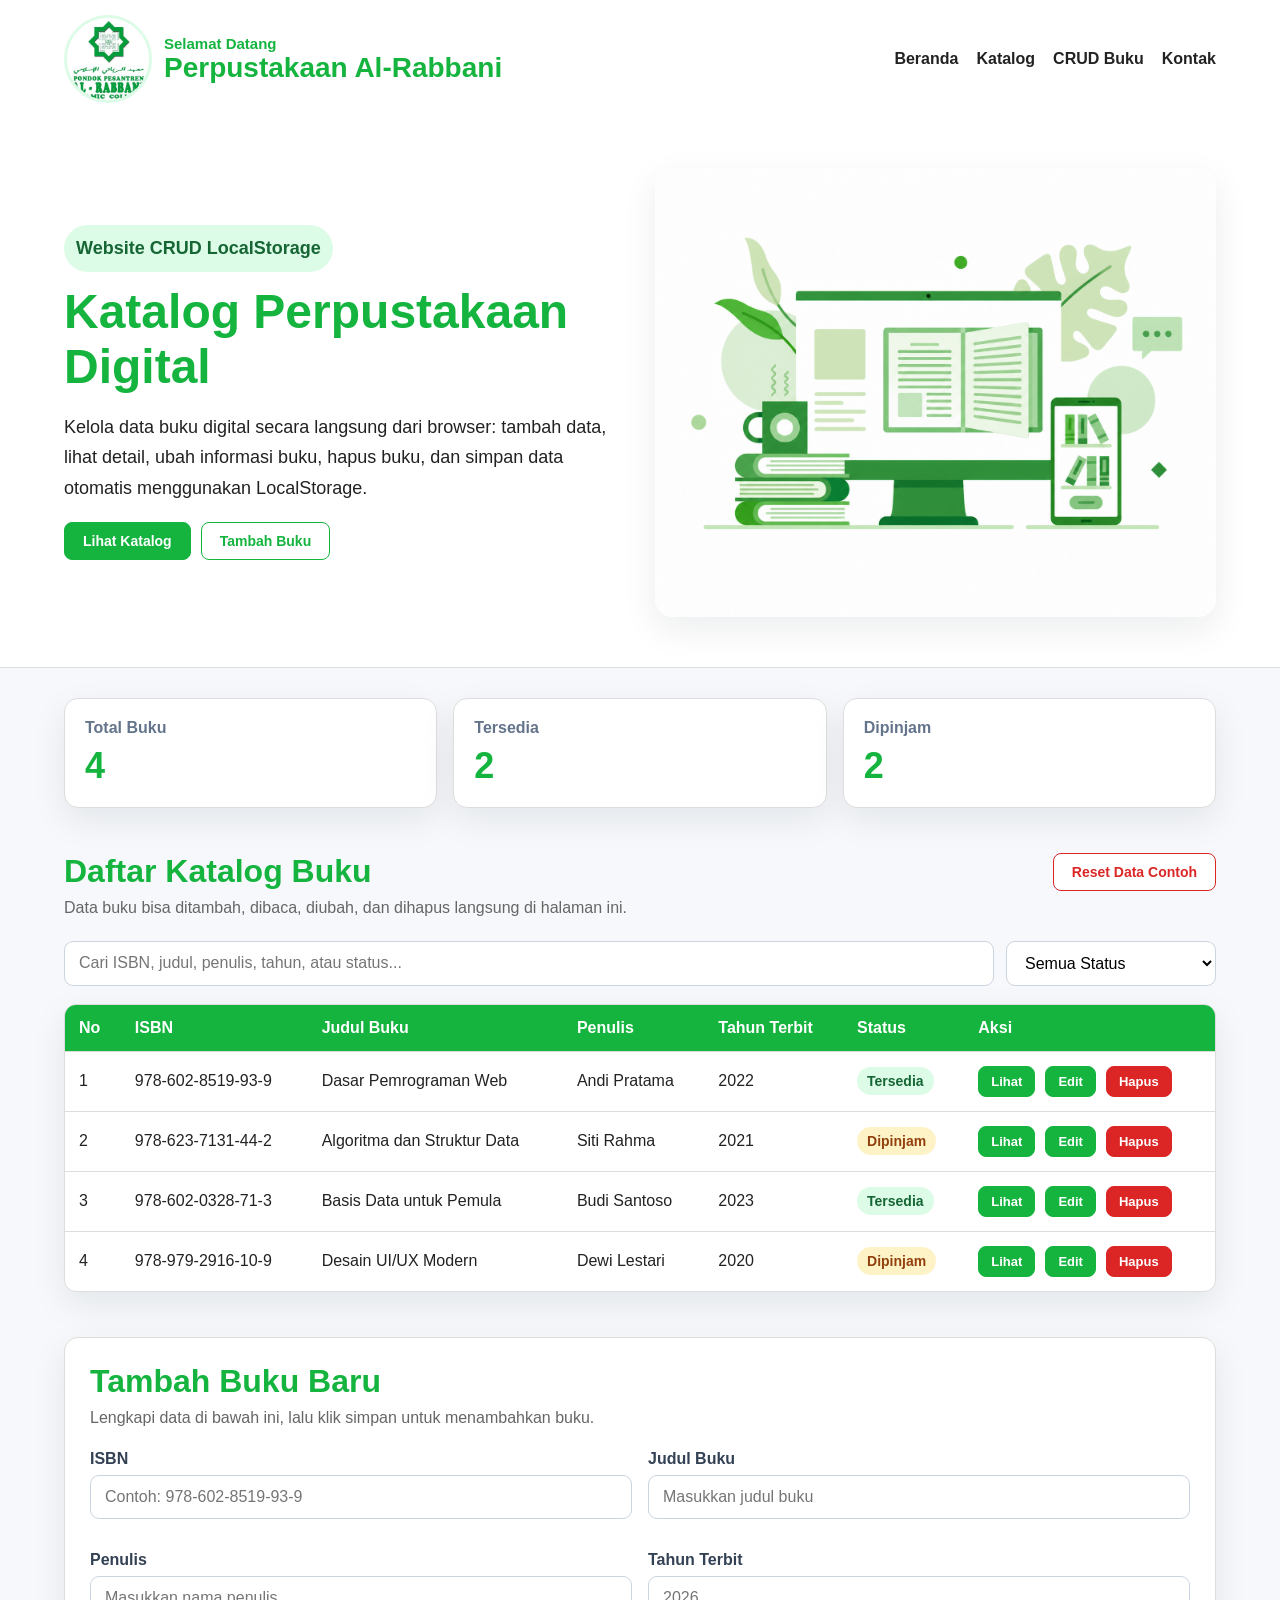
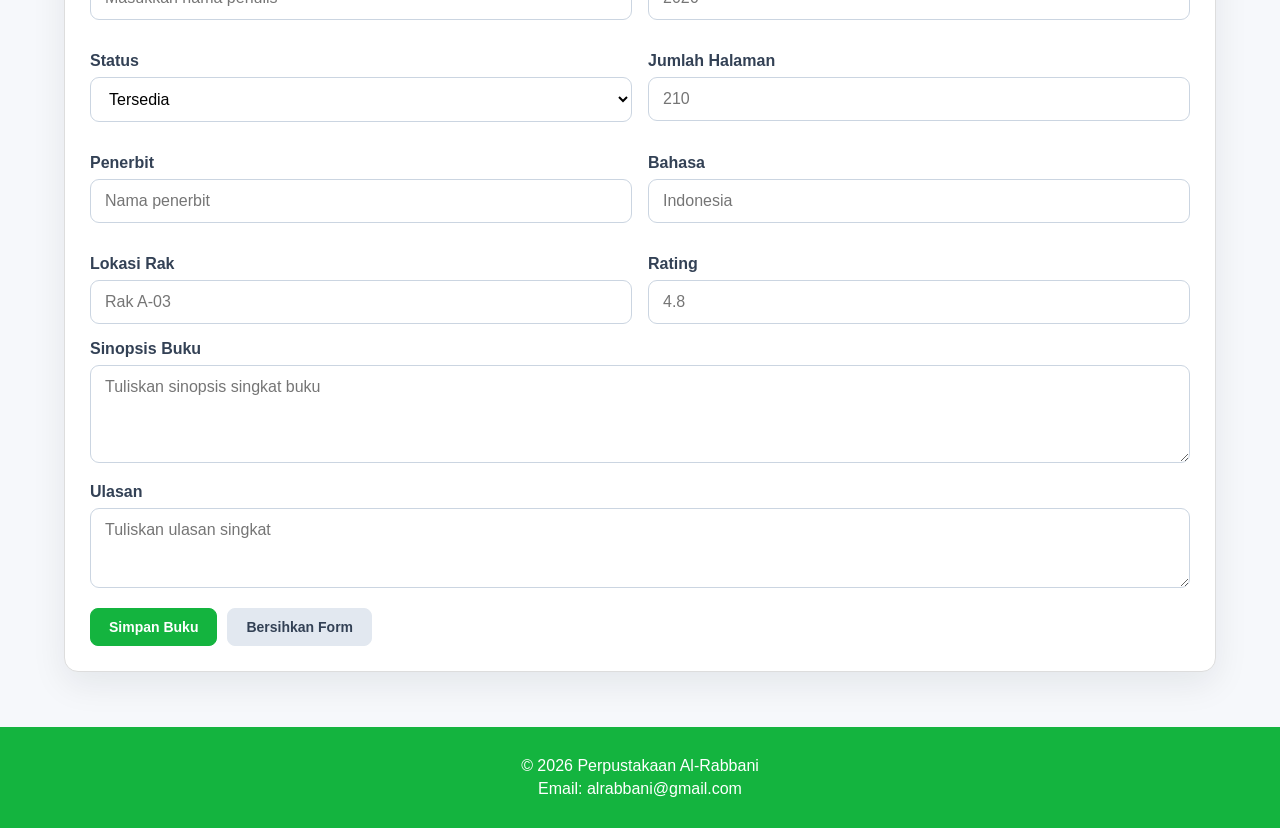
<file: index.html>
<!doctype html>
<html lang="id">
  <head>
    <meta charset="UTF-8" />
    <meta name="viewport" content="width=device-width, initial-scale=1.0" />
    <title>Perpustakaan Al-Rabbani CRUD</title>
    <link rel="stylesheet" href="assets/css/style.css" />
  </head>
  <body>
    <header>
      <nav class="navbar">
        <div class="logo">
          <img src="assets/img/login.jpg" alt="Logo Perpustakaan Al-Rabbani" />
          <div class="text-logo">
            <span>Selamat Datang</span>
            <h1>Perpustakaan Al-Rabbani</h1>
          </div>
        </div>
        <ul>
          <li><a href="#beranda">Beranda</a></li>
          <li><a href="#katalog">Katalog</a></li>
          <li><a href="#form-buku">CRUD Buku</a></li>
          <li><a href="#kontak">Kontak</a></li>
        </ul>
      </nav>

      <section class="hero" id="beranda">
        <div class="hero-text">
          <p class="label">Website CRUD LocalStorage</p>
          <h1>Katalog Perpustakaan Digital</h1>
          <p>
            Kelola data buku digital secara langsung dari browser: tambah data,
            lihat detail, ubah informasi buku, hapus buku, dan simpan data
            otomatis menggunakan LocalStorage.
          </p>
          <div class="hero-actions">
            <a href="#katalog" class="btn">Lihat Katalog</a>
            <a href="#form-buku" class="btn outline">Tambah Buku</a>
          </div>
        </div>
        <img
          src="assets/img/perpusmodern.png"
          alt="Ilustrasi katalog perpustakaan digital"
        />
      </section>
    </header>

    <main>
      <section class="dashboard" aria-label="Ringkasan katalog">
        <article class="stat-card">
          <span>Total Buku</span>
          <strong id="totalBuku">0</strong>
        </article>
        <article class="stat-card">
          <span>Tersedia</span>
          <strong id="totalTersedia">0</strong>
        </article>
        <article class="stat-card">
          <span>Dipinjam</span>
          <strong id="totalDipinjam">0</strong>
        </article>
      </section>

      <section class="katalog" id="katalog">
        <div class="section-heading">
          <div>
            <h2>Daftar Katalog Buku</h2>
            <p class="subtitle">
              Data buku bisa ditambah, dibaca, diubah, dan dihapus langsung di halaman ini.
            </p>
          </div>
          <button type="button" class="btn danger-outline" id="resetDataBtn">
            Reset Data Contoh
          </button>
        </div>

        <div class="toolbar">
          <label for="searchInput" class="sr-only">Cari buku</label>
          <input
            type="search"
            id="searchInput"
            placeholder="Cari ISBN, judul, penulis, tahun, atau status..."
          />
          <select id="filterStatus" aria-label="Filter status buku">
            <option value="semua">Semua Status</option>
            <option value="Tersedia">Tersedia</option>
            <option value="Dipinjam">Dipinjam</option>
          </select>
        </div>

        <div class="table-box">
          <table>
            <thead>
              <tr>
                <th>No</th>
                <th>ISBN</th>
                <th>Judul Buku</th>
                <th>Penulis</th>
                <th>Tahun Terbit</th>
                <th>Status</th>
                <th>Aksi</th>
              </tr>
            </thead>
            <tbody id="bookTableBody"></tbody>
          </table>
          <p id="emptyState" class="empty-state" hidden>
            Data buku belum ada atau tidak sesuai dengan pencarian.
          </p>
        </div>
      </section>

      <section class="form-section" id="form-buku">
        <div class="form-card">
          <div class="section-heading compact">
            <div>
              <h2 id="formTitle">Tambah Buku Baru</h2>
              <p class="subtitle">
                Lengkapi data di bawah ini, lalu klik simpan untuk menambahkan buku.
              </p>
            </div>
            <button type="button" class="btn outline hidden" id="cancelEditBtn">
              Batal Edit
            </button>
          </div>

          <form id="bookForm" autocomplete="off">
            <input type="hidden" id="bookId" />

            <div class="form-grid">
              <div class="form-group">
                <label for="isbn">ISBN</label>
                <input type="text" id="isbn" placeholder="Contoh: 978-602-8519-93-9" required />
              </div>
              <div class="form-group">
                <label for="judul">Judul Buku</label>
                <input type="text" id="judul" placeholder="Masukkan judul buku" required />
              </div>
              <div class="form-group">
                <label for="penulis">Penulis</label>
                <input type="text" id="penulis" placeholder="Masukkan nama penulis" required />
              </div>
              <div class="form-group">
                <label for="tahun">Tahun Terbit</label>
                <input type="number" id="tahun" min="1900" max="2100" placeholder="2026" required />
              </div>
              <div class="form-group">
                <label for="status">Status</label>
                <select id="status" required>
                  <option value="Tersedia">Tersedia</option>
                  <option value="Dipinjam">Dipinjam</option>
                </select>
              </div>
              <div class="form-group">
                <label for="halaman">Jumlah Halaman</label>
                <input type="number" id="halaman" min="1" placeholder="210" required />
              </div>
              <div class="form-group">
                <label for="penerbit">Penerbit</label>
                <input type="text" id="penerbit" placeholder="Nama penerbit" required />
              </div>
              <div class="form-group">
                <label for="bahasa">Bahasa</label>
                <input type="text" id="bahasa" placeholder="Indonesia" required />
              </div>
              <div class="form-group">
                <label for="lokasiRak">Lokasi Rak</label>
                <input type="text" id="lokasiRak" placeholder="Rak A-03" required />
              </div>
              <div class="form-group">
                <label for="rating">Rating</label>
                <input type="number" id="rating" min="1" max="5" step="0.1" placeholder="4.8" required />
              </div>
            </div>

            <div class="form-group">
              <label for="sinopsis">Sinopsis Buku</label>
              <textarea id="sinopsis" rows="4" placeholder="Tuliskan sinopsis singkat buku" required></textarea>
            </div>

            <div class="form-group">
              <label for="ulasan">Ulasan</label>
              <textarea id="ulasan" rows="3" placeholder="Tuliskan ulasan singkat" required></textarea>
            </div>

            <div class="form-actions">
              <button type="submit" class="btn" id="submitBtn">Simpan Buku</button>
              <button type="reset" class="btn muted" id="clearFormBtn">Bersihkan Form</button>
            </div>
          </form>
        </div>
      </section>
    </main>

    <footer id="kontak">
      <p>&copy; 2026 Perpustakaan Al-Rabbani</p>
      <p>Email: alrabbani@gmail.com</p>
    </footer>

    <script src="assets/js/app.js"></script>
  </body>
</html>
</file>
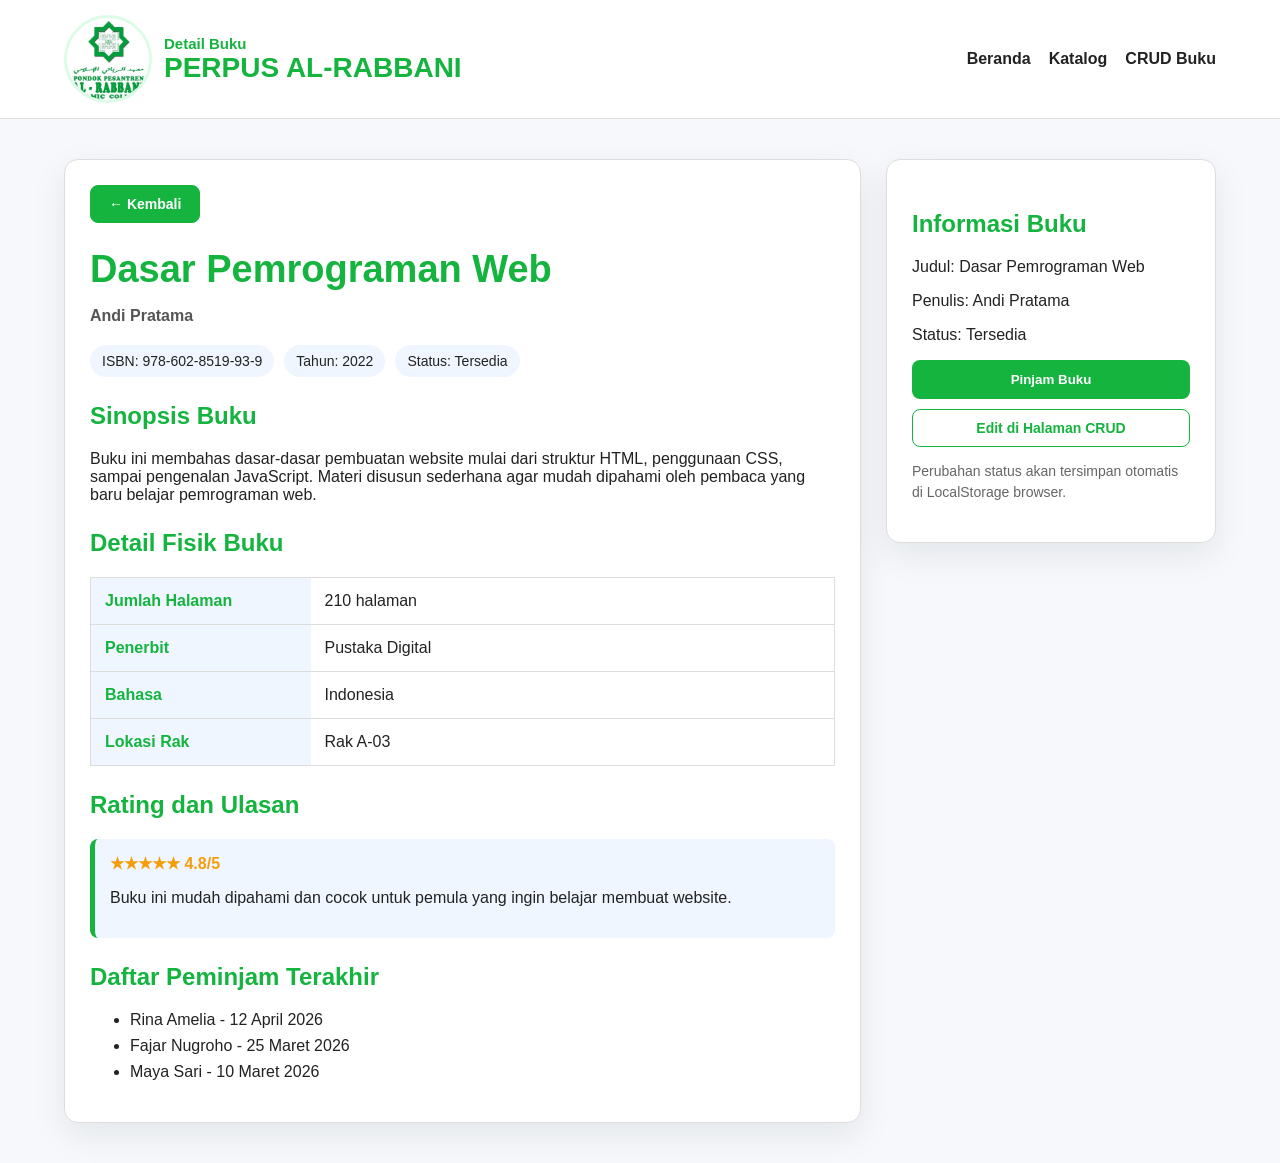
<file: detail.html>
<!doctype html>
<html lang="id">
  <head>
    <meta charset="UTF-8" />
    <meta name="viewport" content="width=device-width, initial-scale=1.0" />
    <title>Detail Buku - Perpustakaan Al-Rabbani</title>
    <link rel="stylesheet" href="assets/css/style.css" />
  </head>
  <body>
    <header>
      <nav class="navbar">
        <div class="logo">
          <img src="assets/img/login.jpg" alt="Logo E-Library" />
          <div class="text-logo">
            <span>Detail Buku</span>
            <h1>PERPUS AL-RABBANI</h1>
          </div>
        </div>
        <ul>
          <li><a href="index.html">Beranda</a></li>
          <li><a href="index.html#katalog">Katalog</a></li>
          <li><a href="index.html#form-buku">CRUD Buku</a></li>
        </ul>
      </nav>
    </header>

    <main class="detail-page" id="detailPage">
      <section class="detail-card" id="detailCard">
        <a href="index.html#katalog" class="back">← Kembali</a>

        <h1 id="detailJudul">Memuat data...</h1>
        <p class="author" id="detailPenulis"></p>

        <div class="info">
          <span id="detailIsbn"></span>
          <span id="detailTahun"></span>
          <span id="detailStatus"></span>
        </div>

        <h2>Sinopsis Buku</h2>
        <p id="detailSinopsis"></p>

        <h2>Detail Fisik Buku</h2>
        <table class="detail-table">
          <tr>
            <th>Jumlah Halaman</th>
            <td id="detailHalaman"></td>
          </tr>
          <tr>
            <th>Penerbit</th>
            <td id="detailPenerbit"></td>
          </tr>
          <tr>
            <th>Bahasa</th>
            <td id="detailBahasa"></td>
          </tr>
          <tr>
            <th>Lokasi Rak</th>
            <td id="detailLokasiRak"></td>
          </tr>
        </table>

        <h2>Rating dan Ulasan</h2>
        <div class="review">
          <p class="rating" id="detailRating"></p>
          <p id="detailUlasan"></p>
        </div>

        <h2>Daftar Peminjam Terakhir</h2>
        <ul class="borrower-list" id="borrowerList"></ul>
      </section>

      <section class="side-card">
        <h2>Informasi Buku</h2>
        <p id="sideJudul"></p>
        <p id="sidePenulis"></p>
        <p id="sideStatus"></p>
        <button type="button" id="borrowBtn">Pinjam Buku</button>
        <a href="index.html#form-buku" class="btn outline full" id="editFromDetailBtn">Edit di Halaman CRUD</a>
        <p class="note" id="detailNote">
          Perubahan status akan tersimpan otomatis di LocalStorage browser.
        </p>
      </section>
    </main>

    <script src="assets/js/app.js"></script>
  </body>
</html>
</file>
<file: assets/css/style.css>
* {
  box-sizing: border-box;
}

:root {
  --primary: #14b43f;
  --primary-dark: #0e8130;
  --danger: #dc2626;
  --danger-soft: #fee2e2;
  --muted: #64748b;
  --line: #ddd;
  --bg: #f6f8fb;
  --white: #ffffff;
  --shadow: 0 12px 35px rgba(15, 23, 42, 0.08);
}

html {
  scroll-behavior: smooth;
}

body {
  margin: 0;
  font-family: Arial, sans-serif;
  background: var(--bg);
  color: #222;
}

header {
  background: var(--white);
  border-bottom: 1px solid var(--line);
}

.navbar {
  width: 90%;
  max-width: 1180px;
  margin: auto;
  padding: 15px 0;
  display: flex;
  justify-content: space-between;
  align-items: center;
  gap: 18px;
}

.logo {
  display: flex;
  align-items: center;
  gap: 12px;
  font-weight: bold;
  color: var(--primary);
}

.logo img {
  width: 88px;
  height: 88px;
  object-fit: cover;
  border-radius: 50%;
  border: 3px solid #dcfce7;
}

.text-logo {
  display: flex;
  flex-direction: column;
}

.text-logo span {
  font-size: 15px;
  color: var(--primary);
}

.text-logo h1 {
  font-size: 28px;
  margin: 0;
  color: var(--primary);
}

.navbar ul {
  display: flex;
  flex-wrap: wrap;
  gap: 18px;
  list-style: none;
  padding: 0;
  margin: 0;
}

.navbar a {
  text-decoration: none;
  color: #222;
  font-weight: bold;
}

.navbar a:hover {
  color: var(--primary);
}

.hero {
  width: 90%;
  max-width: 1180px;
  margin: auto;
  padding: 50px 0;
  display: grid;
  grid-template-columns: 1fr 1fr;
  gap: 30px;
  align-items: center;
}

.label {
  display: inline-block;
  width: fit-content;
  padding: 8px 12px;
  margin: 0 0 12px;
  background: #dcfce7;
  color: #166534;
  border-radius: 999px;
  font-size: 14px;
  font-weight: bold;
}

.hero h1 {
  margin: 0 0 15px;
  font-size: 48px;
  color: var(--primary);
}

.hero p {
  font-size: 18px;
  line-height: 1.7;
}

.hero img {
  width: 100%;
  border-radius: 18px;
  box-shadow: var(--shadow);
}

.hero-actions,
.form-actions,
.action-buttons {
  display: flex;
  flex-wrap: wrap;
  gap: 10px;
  align-items: center;
}

.btn,
.detail,
.back {
  display: inline-block;
  padding: 10px 18px;
  background: var(--primary);
  color: white;
  text-decoration: none;
  border: 1px solid var(--primary);
  border-radius: 8px;
  font-weight: bold;
  cursor: pointer;
  font-size: 14px;
  font-family: inherit;
}

.btn:hover,
.detail:hover,
.back:hover {
  background: var(--primary-dark);
  border-color: var(--primary-dark);
}

.btn.outline {
  background: transparent;
  color: var(--primary);
}

.btn.outline:hover {
  background: #dcfce7;
}

.btn.muted {
  background: #e2e8f0;
  border-color: #e2e8f0;
  color: #334155;
}

.btn.muted:hover {
  background: #cbd5e1;
  border-color: #cbd5e1;
}

.btn.danger,
.btn.danger-outline:hover {
  background: var(--danger);
  border-color: var(--danger);
  color: white;
}

.btn.danger-outline {
  background: var(--white);
  border-color: var(--danger);
  color: var(--danger);
}

.btn.small,
.detail {
  padding: 7px 12px;
  font-size: 13px;
}

.btn.full {
  width: 100%;
  text-align: center;
  margin-top: 10px;
}

.dashboard,
.katalog,
.form-section {
  width: 90%;
  max-width: 1180px;
  margin: auto;
}

.dashboard {
  display: grid;
  grid-template-columns: repeat(3, 1fr);
  gap: 16px;
  padding: 30px 0 0;
}

.stat-card,
.form-card,
.detail-card,
.side-card {
  background: var(--white);
  border: 1px solid var(--line);
  border-radius: 14px;
  box-shadow: var(--shadow);
}

.stat-card {
  padding: 20px;
}

.stat-card span {
  color: var(--muted);
  font-weight: bold;
}

.stat-card strong {
  display: block;
  margin-top: 8px;
  color: var(--primary);
  font-size: 36px;
}

.katalog {
  padding: 45px 0;
}

.section-heading {
  display: flex;
  justify-content: space-between;
  align-items: start;
  gap: 20px;
  margin-bottom: 20px;
}

.section-heading.compact {
  align-items: center;
}

.katalog h2,
.form-card h2 {
  margin: 0 0 5px;
  color: var(--primary);
  font-size: 32px;
}

.subtitle {
  color: #666;
  margin: 0;
  line-height: 1.6;
}

.toolbar {
  display: grid;
  grid-template-columns: 1fr 210px;
  gap: 12px;
  margin-bottom: 18px;
}

input,
select,
textarea {
  width: 100%;
  padding: 12px 14px;
  border: 1px solid #cbd5e1;
  border-radius: 9px;
  font: inherit;
  background: white;
}

input:focus,
select:focus,
textarea:focus {
  outline: 3px solid #bbf7d0;
  border-color: var(--primary);
}

.table-box {
  overflow-x: auto;
  background: var(--white);
  border: 1px solid var(--line);
  border-radius: 12px;
  box-shadow: var(--shadow);
}

table {
  width: 100%;
  min-width: 900px;
  border-collapse: collapse;
}

th,
td {
  padding: 14px;
  border-bottom: 1px solid var(--line);
  text-align: left;
  vertical-align: middle;
}

th {
  background: var(--primary);
  color: white;
}

tr:last-child td {
  border-bottom: none;
}

.status {
  display: inline-block;
  padding: 6px 10px;
  border-radius: 20px;
  font-size: 14px;
  font-weight: bold;
}

.tersedia {
  color: #166534;
  background: #dcfce7;
}

.dipinjam {
  color: #92400e;
  background: #fef3c7;
}

.empty-state {
  margin: 0;
  padding: 22px;
  text-align: center;
  color: var(--muted);
}

.form-section {
  padding: 0 0 55px;
}

.form-card {
  padding: 25px;
}

.form-grid {
  display: grid;
  grid-template-columns: repeat(2, 1fr);
  gap: 16px;
  margin-top: 20px;
}

.form-group {
  margin-bottom: 16px;
}

.form-group label {
  display: block;
  margin-bottom: 7px;
  color: #334155;
  font-weight: bold;
}

.hidden {
  display: none !important;
}

.sr-only {
  position: absolute;
  width: 1px;
  height: 1px;
  padding: 0;
  margin: -1px;
  overflow: hidden;
  clip: rect(0, 0, 0, 0);
  white-space: nowrap;
  border: 0;
}

footer {
  padding: 25px;
  text-align: center;
  background: var(--primary);
  color: white;
}

footer p {
  margin: 5px;
}

.detail-page {
  width: 90%;
  max-width: 1180px;
  margin: auto;
  padding: 40px 0;
  display: grid;
  grid-template-columns: 1fr 330px;
  gap: 25px;
  align-items: start;
}

.detail-card,
.side-card {
  padding: 25px;
}

.detail-card h1 {
  margin: 25px 0 5px;
  color: var(--primary);
  font-size: 38px;
}

.author {
  font-weight: bold;
  color: #555;
}

.info {
  display: flex;
  flex-wrap: wrap;
  gap: 10px;
  margin: 20px 0;
}

.info span {
  padding: 8px 12px;
  background: #eff6ff;
  border-radius: 20px;
  font-size: 14px;
}

.detail-card h2,
.side-card h2 {
  color: var(--primary);
  margin-top: 25px;
}

.detail-table {
  min-width: 100%;
  border: 1px solid var(--line);
}

.detail-table th {
  width: 220px;
  background: #eff6ff;
  color: var(--primary);
}

.review {
  padding: 15px;
  background: #eff6ff;
  border-left: 5px solid var(--primary);
  border-radius: 8px;
}

.rating {
  margin-top: 0;
  color: #f59e0b;
  font-weight: bold;
}

.borrower-list li {
  margin-bottom: 8px;
}

.side-card button {
  width: 100%;
  padding: 12px;
  background: var(--primary);
  color: white;
  border: none;
  border-radius: 8px;
  font-weight: bold;
  cursor: pointer;
}

.side-card button:hover {
  background: var(--primary-dark);
}

.note {
  color: #666;
  font-size: 14px;
  line-height: 1.5;
}

@media (max-width: 900px) {
  .navbar,
  .navbar ul {
    flex-direction: column;
    gap: 12px;
    text-align: center;
  }

  .hero,
  .detail-page,
  .dashboard,
  .toolbar,
  .form-grid {
    grid-template-columns: 1fr;
  }

  .hero h1 {
    font-size: 36px;
  }

  .section-heading {
    flex-direction: column;
  }

  .text-logo h1 {
    font-size: 22px;
  }
}
</file>
